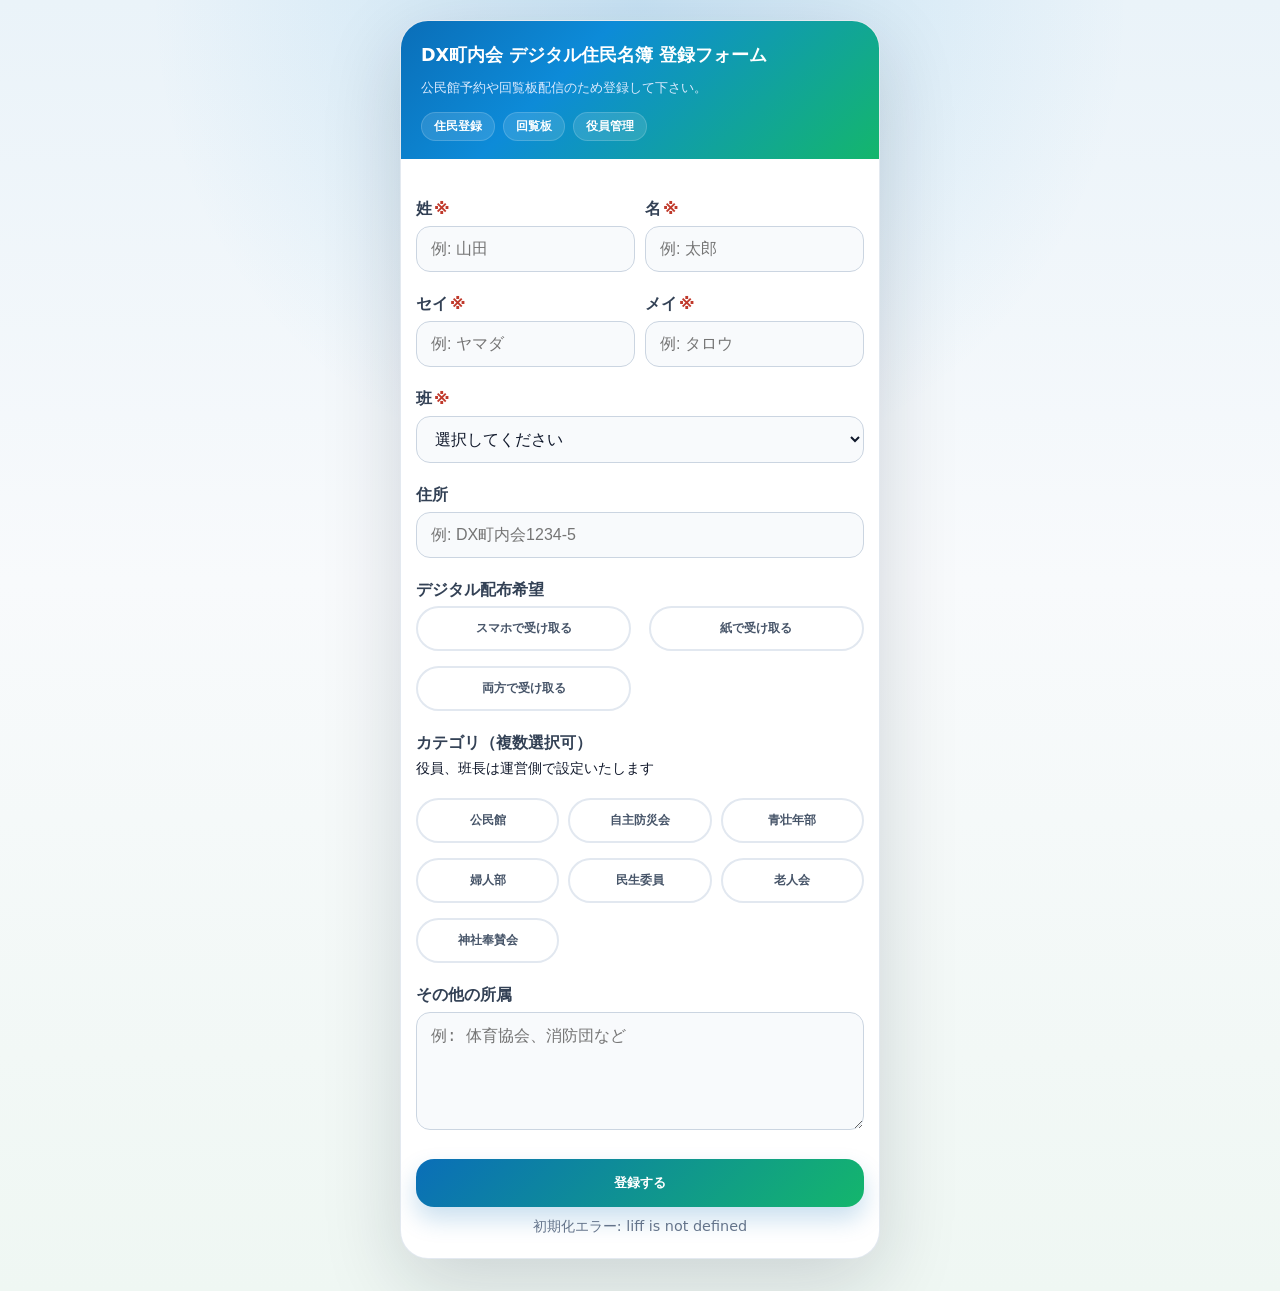
<file: index.html>
<!DOCTYPE html>
<html lang="ja">
<head>
  <meta charset="UTF-8">
  <meta name="viewport" content="width=device-width, initial-scale=1.0">
  <title>DX町内会|デジタル回覧板用名簿登録フォーム</title>
  <style>
    * { box-sizing: border-box; }
    body {
      font-family: system-ui, -apple-system, BlinkMacSystemFont, 'Segoe UI', sans-serif;
      padding: 0;
      margin: 0;
      min-height: 100vh;
      background:
        radial-gradient(circle at top, rgba(13, 139, 216, 0.16), transparent 34%),
        linear-gradient(180deg, #eaf3f9 0%, #f8fafc 45%, #eff7f3 100%);
      color: #0f172a;
    }
    .container {
      max-width: 480px;
      margin: 20px auto 32px;
      background: #fff;
      padding: 0;
      border-radius: 28px;
      overflow: hidden;
      border: 1px solid rgba(226, 232, 240, 0.95);
      box-shadow: 0 24px 80px rgba(15, 23, 42, 0.16);
    }
    .brand-header {
      display: flex;
      align-items: center;
      justify-content: center;
      gap: 12px;
      padding: 18px 20px 8px;
      background: linear-gradient(135deg, #0a6eb8 0%, #0d8bd8 35%, #16b66b 100%);
      color: #fff;
    }
    .brand-header__logo {
      width: 52px;
      height: 52px;
      object-fit: cover;
      border-radius: 14px;
      border: 2px solid rgba(255,255,255,0.5);
      background: #fff;
    }
    .brand-header__title {
      font-size: 1.1rem;
      font-weight: 900;
      letter-spacing: 0.06em;
      margin: 0;
      color: #fff;
    }
    .hero {
      background: linear-gradient(135deg, #0a6eb8 0%, #0d8bd8 35%, #14b66c 100%);
      color: #fff;
      padding: 22px 20px 18px;
    }
    .hero-topline {
      display: inline-flex;
      align-items: center;
      gap: 8px;
      font-size: 0.72rem;
      font-weight: 800;
      letter-spacing: 0.08em;
      text-transform: uppercase;
      color: #bbf7d0;
      margin-bottom: 10px;
    }
    .hero h1 {
      font-size: 1.1rem;
      line-height: 1.45;
      margin: 0;
      font-weight: 900;
    }
    .hero p {
      margin: 8px 0 0;
      color: #dbeafe;
      font-size: 0.8rem;
      line-height: 1.7;
    }
    .hero-badges {
      display: flex;
      flex-wrap: wrap;
      gap: 8px;
      margin-top: 14px;
    }
    .hero-badge {
      display: inline-flex;
      align-items: center;
      justify-content: center;
      padding: 6px 12px;
      border-radius: 999px;
      font-size: 0.72rem;
      font-weight: 800;
      background: rgba(255, 255, 255, 0.12);
      border: 1px solid rgba(255, 255, 255, 0.16);
      color: #fff;
    }
    .content { padding: 18px 15px 22px; }
    label { display: block; margin-top: 22px; font-weight: 800; color: #334155; }
    .under-label{ font-size: 0.9em; margin-top: 5px; }
    .row-flex { display: flex; gap: 10px; }
    .row-flex .half { flex: 1; }
    input[type="text"], select, textarea {
      width: 100%;
      padding: 13px 14px;
      margin-top: 6px;
      box-sizing: border-box;
      border: 1px solid #cbd5e1;
      border-radius: 14px;
      background: #f8fafc;
      color: #0f172a;
      font-size: 16px;
      outline: none;
      transition: border-color 0.2s, box-shadow 0.2s, background 0.2s;
    }
    input[type="text"]:focus, select:focus, textarea:focus {
      border-color: #16a34a;
      background: #fff;
      box-shadow: 0 0 0 4px rgba(34, 197, 94, 0.12);
    }
    .radio-group, .checkbox-group { margin-top: 5px; display: flex; gap: 15px 0; flex-wrap: wrap; justify-content: space-between;}
    .radio-group input[type="radio"],
    .checkbox-group input[type="checkbox"] { display: none; }
    .radio-group label, .checkbox-group label {
      display: inline-flex; align-items: center; justify-content: center;
      padding: 12px 5px; border: 2px solid #e2e8f0; border-radius: 999px;
      background: #fff; color: #475569; font-weight: 800; font-size: 0.76em;
      cursor: pointer; transition: background 0.2s, border-color 0.2s, color 0.2s;
      user-select: none; -webkit-tap-highlight-color: transparent;
      width: 48%; margin-top: 0;
    }
    .checkbox-group.ver-3 label {width: 32%;}
    .radio-group label:has(input:checked),
    .checkbox-group label:has(input:checked),
    .radio-group label.is-selected,
    .checkbox-group label.is-selected { background: linear-gradient(135deg, #0a6eb8, #14b66c); border-color: #0a6eb8; color: #fff; box-shadow: 0 10px 18px rgba(10, 110, 184, 0.18); }
    .radio-group label:hover, .checkbox-group label:hover { border-color: #0a6eb8; color: #0a6eb8; }
    .radio-group label:has(input:checked):hover,
    .checkbox-group label:has(input:checked):hover,
    .radio-group label.is-selected:hover,
    .checkbox-group label.is-selected:hover { color: #fff; }
    .radio-group.is-invalid label {
      border-color: #dc2626;
      color: #b91c1c;
      background: #fef2f2;
    }
    button {
      width: 100%;
      padding: 15px;
      background: linear-gradient(135deg, #0a6eb8, #14b66c);
      color: white;
      border: none;
      border-radius: 18px;
      margin-top: 25px;
      font-weight: 900;
      cursor: pointer;
      transition: transform 0.2s, box-shadow 0.2s, opacity 0.3s;
      box-shadow: 0 12px 24px rgba(10, 110, 184, 0.22);
    }
    button:hover { transform: translateY(-1px); }
    button:disabled { opacity: 0.55; cursor: not-allowed; box-shadow: none; transform: none; }
    #status { text-align: center; margin-top: 10px; color: #64748b; font-size: 0.9em; }
    .required-mark { color: #c0392b; margin-left: 2px; }
    #loading-overlay {
      display: none;
      position: fixed; inset: 0;
      background: rgba(15, 23, 42, 0.45);
      z-index: 100;
      align-items: center;
      justify-content: center;
      flex-direction: column;
      gap: 12px;
    }
    #loading-overlay.visible { display: flex; }
    .spinner {
      width: 44px; height: 44px;
      border: 5px solid rgba(255, 255, 255, 0.25);
      border-top-color: #22c55e;
      border-radius: 50%;
      animation: spin 0.8s linear infinite;
    }
    @keyframes spin { to { transform: rotate(360deg); } }
    #loading-overlay p { font-size: 0.9em; color: #fff; margin: 0; }
    #result-modal {
      display: none;
      position: fixed;
      inset: 0;
      background: rgba(15, 23, 42, 0.55);
      z-index: 110;
      align-items: center;
      justify-content: center;
      padding: 20px;
    }
    #result-modal.visible { display: flex; }
    .modal-card {
      width: min(420px, 100%);
      background: #fff;
      border-radius: 18px;
      padding: 22px 18px 16px;
      box-shadow: 0 24px 60px rgba(15, 23, 42, 0.28);
      border: 1px solid #e2e8f0;
      text-align: center;
      transform: translateY(6px);
      opacity: 0;
      transition: transform 0.2s ease, opacity 0.2s ease;
    }
    #result-modal.visible .modal-card {
      transform: translateY(0);
      opacity: 1;
    }
    .modal-icon {
      width: 54px;
      height: 54px;
      margin: 0 auto 10px;
      border-radius: 50%;
      display: inline-flex;
      align-items: center;
      justify-content: center;
      font-size: 1.5rem;
      font-weight: 900;
    }
    .modal-icon.success {
      background: #dcfce7;
      color: #166534;
    }
    .modal-icon.error {
      background: #fee2e2;
      color: #b91c1c;
    }
    .modal-icon.info {
      background: #dbeafe;
      color: #1d4ed8;
    }
    #modal-title {
      margin: 0;
      font-size: 1.05rem;
      color: #0f172a;
      font-weight: 900;
    }
    #modal-message {
      margin: 10px 0 0;
      color: #334155;
      font-size: 0.93rem;
      line-height: 1.7;
      white-space: pre-line;
    }
    #modal-close-btn {
      margin-top: 16px;
      width: 100%;
      border-radius: 12px;
      padding: 12px;
      font-size: 0.95rem;
      font-weight: 900;
      border: none;
      cursor: pointer;
      color: #fff;
      background: linear-gradient(135deg, #16a34a, #15803d);
    }
    #modal-close-btn.error {
      background: linear-gradient(135deg, #dc2626, #b91c1c);
    }
    .officer-badges {
      margin-top: 8px;
      display: flex;
      gap: 8px;
      flex-wrap: wrap;
    }
    .officer-badge {
      display: inline-flex;
      align-items: center;
      justify-content: center;
      padding: 7px 25px;
      border-radius: 999px;
      font-size: 1rem;
      font-weight: bold;
      color: #fff;
      line-height: 1;
    }
    .officer-badge.officer { background: linear-gradient(135deg, #dc2626, #b91c1c); }
    .officer-badge.leader { background: linear-gradient(135deg, #2563eb, #1d4ed8); }
    @media (max-width: 640px) {
      .container { margin: 0; border-radius: 0; min-height: 100vh; }
      .content { padding: 16px 14px 20px; }
      .checkbox-group.ver-3 label { width: 49%; }
      .row-flex { flex-direction: column; }
      .row-flex.keep-row-on-mobile { flex-direction: row; }
      .row-flex.keep-row-on-mobile .half { min-width: 0; }
    }
  </style>
</head>
<body>
  <div id="loading-overlay">
    <div class="spinner"></div>
    <p>データ読み込み中...</p>
  </div>

  <div id="result-modal" role="dialog" aria-modal="true" aria-labelledby="modal-title" aria-describedby="modal-message">
    <div class="modal-card">
      <div id="modal-icon" class="modal-icon info" aria-hidden="true">i</div>
      <h2 id="modal-title">お知らせ</h2>
      <p id="modal-message"></p>
      <button type="button" id="modal-close-btn">閉じる</button>
    </div>
  </div>

  <div class="container">
    <div class="hero">
      <h1>DX町内会 デジタル住民名簿 登録フォーム</h1>
      <p>公民館予約や回覧板配信のため登録して下さい。</p>
      <div class="hero-badges">
        <span class="hero-badge">住民登録</span>
        <span class="hero-badge">回覧板</span>
        <span class="hero-badge">役員管理</span>
      </div>
    </div>

    <div class="content">
    <form id="profileForm">
      <div class="row-flex keep-row-on-mobile">
        <div class="half">
          <label>姓<span class="required-mark">※</span></label>
          <input type="text" name="name_2nd" placeholder="例: 山田" required>
        </div>
        <div class="half">
          <label>名<span class="required-mark">※</span></label>
          <input type="text" name="name_1st" placeholder="例: 太郎" required>
        </div>
      </div>

      <div class="row-flex keep-row-on-mobile">
        <div class="half">
          <label>セイ<span class="required-mark">※</span></label>
          <input type="text" name="kana_2nd" placeholder="例: ヤマダ" required>
        </div>
        <div class="half">
          <label>メイ<span class="required-mark">※</span></label>
          <input type="text" name="kana_1st" placeholder="例: タロウ" required>
        </div>
      </div>

      <label>班<span class="required-mark">※</span></label>
      <select name="group" required>
        <option value="">選択してください</option>
        <script>
          for(let i=1; i<=15; i++) {
            document.write(`<option value="${i}">${i}班</option>`);
          }
        </script>
      </select>

      <label>住所</label>
      <input type="text" name="address" placeholder="例: DX町内会1234-5">

      <label>デジタル配布希望</label>
      <div class="radio-group">
        <label><input type="radio" name="is_digital" value="1"> スマホで受け取る</label>
        <label><input type="radio" name="is_digital" value="2"> 紙で受け取る</label>
        <label><input type="radio" name="is_digital" value="3"> 両方で受け取る</label>
      </div>

      <label>カテゴリ（複数選択可）</label>
      <p class="under-label">役員、班長は運営側で設定いたします</p>
      <div id="officerBadges" class="officer-badges" aria-live="polite"></div>

      <div class="checkbox-group ver-3">
        <label><input type="checkbox" name="role" value="公民館"> 公民館</label>
        <label><input type="checkbox" name="role" value="自主防災会"> 自主防災会</label>
        <label><input type="checkbox" name="role" value="青壮年部"> 青壮年部</label>
        <label><input type="checkbox" name="role" value="婦人部"> 婦人部</label>
        <label><input type="checkbox" name="role" value="民生委員"> 民生委員</label>
        <label><input type="checkbox" name="role" value="老人会"> 老人会</label>
        <label><input type="checkbox" name="role" value="神社奉賛会"> 神社奉賛会</label>
      </div>

      <label>その他の所属</label>
      <textarea name="other" rows="5" placeholder="例: 体育協会、消防団など"></textarea>

      <button type="button" id="submitBtn" onclick="submitData()">登録する</button>
      <div id="status"></div>
    </form>
    </div>
  </div>

  <script src="https://static.line-scdn.net/liff/edge/2/sdk.js"></script>
  <script src="./common/app-config.js"></script>
  <script>
    // ※ ご自身の公開URLに変更してください

    const PAGE_CONFIG = (window.AppConfig && window.AppConfig.getRequiredPageConfig('profile')) || {};
    const LIFF_ID = PAGE_CONFIG.liffId;
    const GAS_URL = PAGE_CONFIG.gasUrl;

    function isLocalEnvironment() {
      return window.location.hostname === "localhost" || window.location.hostname === "127.0.0.1";
    }

    function normalizeChoiceValue(value) {
      return String(value ?? "")
        .replace(/\u3000/g, ' ')
        .replace(/\s+/g, ' ')
        .trim();
    }

    function parseCheckboxValues(value) {
      if (Array.isArray(value)) {
        return value
          .map(normalizeChoiceValue)
          .filter(Boolean);
      }

      if (!value) {
        return [];
      }

      return String(value)
        .split(/[\n\r\t,、]/)
        .map(normalizeChoiceValue)
        .filter(Boolean);
    }

    function applyCheckboxValues(name, rawValue) {
      const values = parseCheckboxValues(rawValue);
      const checkboxes = Array.from(document.querySelectorAll(`input[name="${name}"][type="checkbox"]`));
      const checkboxMap = new Map(
        checkboxes.map(cb => [normalizeChoiceValue(cb.value), cb])
      );

      checkboxes.forEach(cb => {
        cb.checked = false;
      });

      const unmatchedValues = [];
      values.forEach(value => {
        const checkbox = checkboxMap.get(value);
        if (checkbox) {
          checkbox.checked = true;
        } else {
          unmatchedValues.push(value);
        }
      });

      console.log(`checkbox [${name}] values:`, values);
      if (unmatchedValues.length > 0) {
        console.warn(`checkbox [${name}] unmatched values:`, unmatchedValues);
      }

      syncSelectableLabels();
    }

    function parseOfficerValues(value) {
      if (!value) {
        return [];
      }

      const normalized = String(value)
        .replace(/\u3000/g, ' ')
        .trim();

      if (!normalized) {
        return [];
      }

      return normalized
        .split(/[\n\r,、]/)
        .map(normalizeChoiceValue)
        .filter(Boolean);
    }

    function renderOfficerBadges(officerValue) {
      const badgeContainer = document.getElementById('officerBadges');
      if (!badgeContainer) {
        return;
      }

      const values = parseOfficerValues(officerValue);
      const uniqueValues = Array.from(new Set(values));

      const badgeClassByRole = {
        '役員': 'officer',
        '班長': 'leader'
      };

      const badgesHtml = uniqueValues
        .map(role => {
          const roleClass = badgeClassByRole[role];
          if (!roleClass) {
            return '';
          }
          return `<span class="officer-badge ${roleClass}">${role}</span>`;
        })
        .filter(Boolean)
        .join('');

      badgeContainer.innerHTML = badgesHtml;
    }

    function syncSelectableLabels() {
      document.querySelectorAll('.radio-group label, .checkbox-group label').forEach(label => {
        const input = label.querySelector('input[type="radio"], input[type="checkbox"]');
        if (input) {
          label.classList.toggle('is-selected', input.checked);
        }
      });

      const digitalGroup = document.querySelector('.radio-group');
      if (digitalGroup && document.querySelector('input[name="is_digital"]:checked')) {
        digitalGroup.classList.remove('is-invalid');
      }
    }

    function showSafetyCheckReminder() {
      const params = new URLSearchParams(window.location.search);
      if (params.get('from_safety_check') !== '1') {
        return;
      }

      const kana1 = document.querySelector('input[name="kana_1st"]');
      const kana2 = document.querySelector('input[name="kana_2nd"]');
      const hasKatakana = !!(kana1 && kana2 && (kana1.value.trim() || kana2.value.trim()));

      if (hasKatakana) {
        return;
      }

      const banner = document.createElement('div');
      banner.style.margin = '16px 15px 0';
      banner.style.background = '#fff7ed';
      banner.style.border = '1px solid #fdba74';
      banner.style.color = '#9a4d00';
      banner.style.borderRadius = '14px';
      banner.style.padding = '12px 14px';
      banner.style.fontSize = '0.9rem';
      banner.style.fontWeight = '700';
      banner.style.lineHeight = '1.6';
      banner.textContent = '安否確認は受け付けました。引き続き、ユーザー登録を行ってください。';

      const content = document.querySelector('.content');
      if (content) {
        content.insertBefore(banner, content.firstChild);
      }
    }

    function showModal({ title = 'お知らせ', message = '', type = 'info', onClose = null }) {
      const modal = document.getElementById('result-modal');
      const titleEl = document.getElementById('modal-title');
      const messageEl = document.getElementById('modal-message');
      const iconEl = document.getElementById('modal-icon');
      const closeBtn = document.getElementById('modal-close-btn');

      if (!modal || !titleEl || !messageEl || !iconEl || !closeBtn) {
        return;
      }

      const iconByType = {
        success: '✓',
        error: '!',
        info: 'i'
      };

      const safeType = iconByType[type] ? type : 'info';

      titleEl.textContent = title;
      messageEl.textContent = message;
      iconEl.textContent = iconByType[safeType];
      iconEl.className = `modal-icon ${safeType}`;
      closeBtn.className = safeType === 'error' ? 'error' : '';

      const handleClose = () => {
        modal.classList.remove('visible');
        closeBtn.removeEventListener('click', handleClose);
        if (typeof onClose === 'function') {
          onClose();
        }
      };

      closeBtn.addEventListener('click', handleClose);
      modal.classList.add('visible');
      closeBtn.focus();
    }

    window.onload = async function() {
      const status = document.getElementById('status');
      
      if (isLocalEnvironment()) {
        status.innerText = "ローカル環境で起動中...";
        syncSelectableLabels();
        return;
      }

      document.querySelectorAll('.radio-group input, .checkbox-group input').forEach(input => {
        input.addEventListener('change', syncSelectableLabels);
      });

      showSafetyCheckReminder();

      try {
        await liff.init({ liffId: LIFF_ID });
        if (!liff.isLoggedIn()) {
          liff.login();
          return;
        }

        const overlay = document.getElementById('loading-overlay');
        overlay.classList.add('visible');
        const profile = await liff.getProfile();
        
        // GASから既存データを取得
        const response = await fetch(`${GAS_URL}?line_id=${profile.userId}`);
        const result = await response.json();

        // 取得したデータをフォームに自動反映
        console.log("GAS取得データ:", result); // ← 開発者ツールで確認
        if (result) {
          Object.keys(result).forEach(key => {
            const elements = document.getElementsByName(key);
            if (elements.length > 0) {
              const el = elements[0];
              if (el.type === 'radio') {
                const radio = document.querySelector(`input[name="${key}"][value="${result[key]}"]`);
                if (radio) radio.checked = true;
              } else if (el.type === 'checkbox') {
                applyCheckboxValues(key, result[key]);
              } else {
                el.value = result[key];
              }
            }
          });

          renderOfficerBadges(result.officer);
        } else {
          renderOfficerBadges('');
        }
        overlay.classList.remove('visible');
        status.innerText = "";
        syncSelectableLabels();
      } catch (err) {
        document.getElementById('loading-overlay').classList.remove('visible');
        status.innerText = "初期化エラー: " + err.message;
      }
    };

    async function submitData() {
      const button = document.getElementById('submitBtn');
      const status = document.getElementById('status');
      const form = document.getElementById('profileForm');
      const digitalGroup = document.querySelector('.radio-group');
      const isDigitalSelected = Boolean(document.querySelector('input[name="is_digital"]:checked'));

      if (!isDigitalSelected) {
        if (digitalGroup) {
          digitalGroup.classList.add('is-invalid');
          digitalGroup.scrollIntoView({ behavior: 'smooth', block: 'center' });
        }
        showModal({
          title: '入力チェック',
          message: 'デジタル配布希望を選択してください。',
          type: 'error'
        });
        return;
      }

      if (form && !form.reportValidity()) {
        return;
      }

      button.disabled = true;
      status.innerText = "送信中...";
      
      try {
        let profile = { userId: "dummy_id", displayName: "Dummy User" };
        if (!isLocalEnvironment()) {
          profile = await liff.getProfile();
        }

        // フォーム内のすべての input, select, textarea からデータを自動収集
        const data = {
          line_id: profile.userId,
          line_name: profile.displayName,
          liff_token: isLocalEnvironment() ? "LOCAL_TEST_TOKEN" : (liff.getAccessToken() || "")
        };

        const formElements = document.querySelectorAll('input[name], select[name], textarea[name]');
        formElements.forEach(el => {
          const name = el.name;
          if (el.type === 'radio') {
            if (el.checked) data[name] = el.value;
          } else if (el.type === 'checkbox') {
            if (!data[name]) data[name] = []; // 配列として初期化
            if (el.checked) data[name].push(el.value);
          } else {
            data[name] = el.value;
          }
        });

        // チェックボックスの配列をカンマ区切りの文字列に変換 ("役員, 班長" など)
        for (let key in data) {
          if (Array.isArray(data[key])) {
            data[key] = data[key].join(', ');
          }
        }

        if (isLocalEnvironment()) {
          await new Promise(resolve => setTimeout(resolve, 1000));
          console.log("送信データ:", data);
          showModal({
            title: '登録完了',
            message: 'ローカル環境でダミー送信しました。',
            type: 'success'
          });
        } else {
          const response = await fetch(GAS_URL, {
            method: "POST",
            body: JSON.stringify(data)
          });
          const result = await response.json();
          if (result.status === 'success') {
            showModal({
              title: '登録完了',
              message: '登録が完了しました。',
              type: 'success',
              onClose: () => liff.closeWindow()
            });
          } else {
            showModal({
              title: '送信エラー',
              message: 'エラーが発生しました: ' + result.message,
              type: 'error'
            });
          }
        }
      } catch (err) {
        showModal({
          title: '通信エラー',
          message: '通信エラー: ' + err.message,
          type: 'error'
        });
      } finally {
        button.disabled = false;
        status.innerText = "";
      }
    }
  </script>
</body>
</html>
</file>
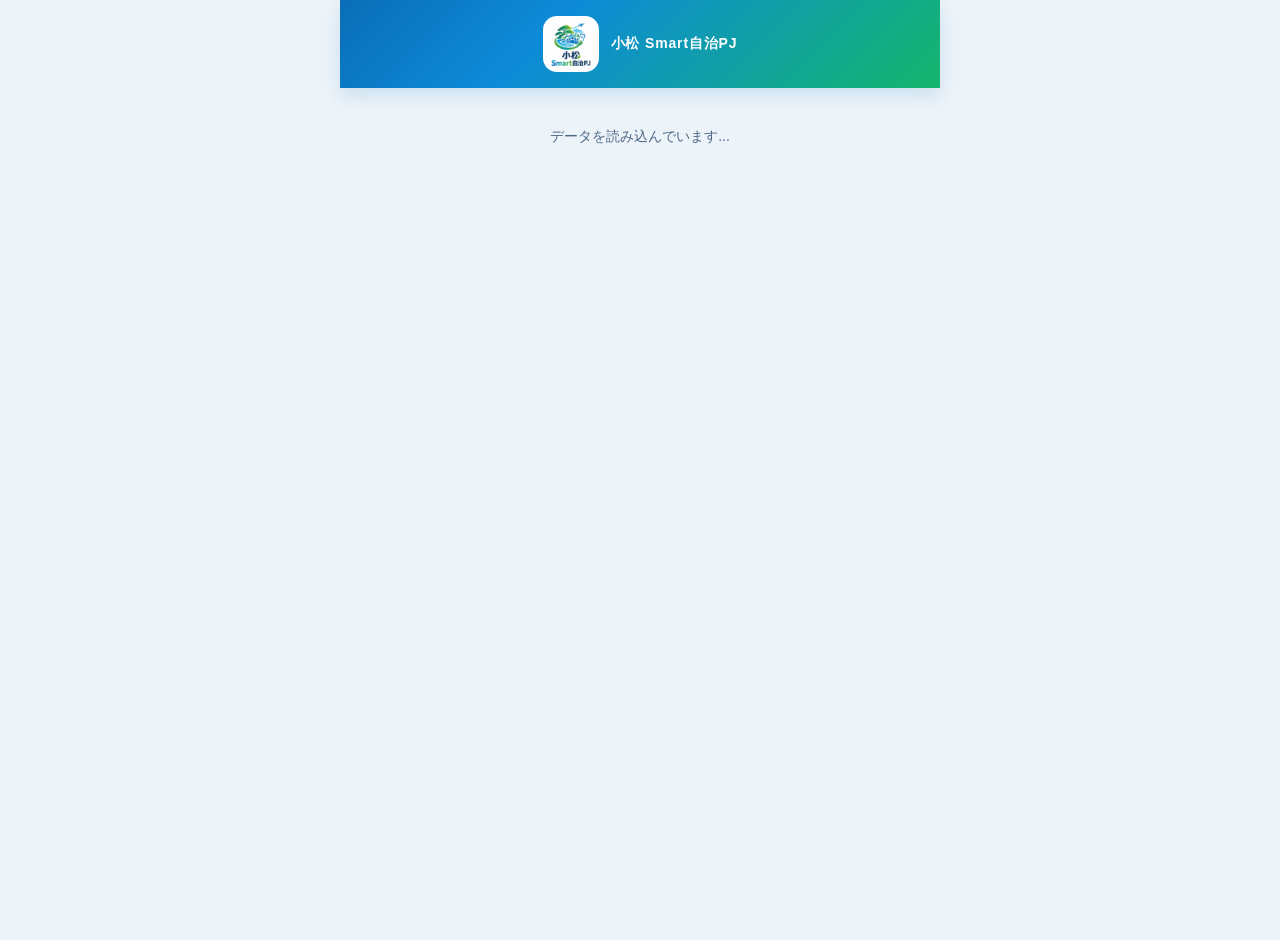
<file: attendance/index.html>
<!DOCTYPE html>
<html lang="ja">
<head>
  <meta charset="UTF-8">
  <meta name="viewport" content="width=device-width, initial-scale=1.0">
  <title>出欠回答フォーム</title>
  <script charset="utf-8" src="https://static.line-scdn.net/liff/edge/2/sdk.js"></script>
  
  <style>
    /* 全体のベース設定（スマホアプリライクなUI） */
    :root {
      --primary-color: #0a6eb8;
      --primary-color-strong: #084d8d;
      --accent-color: #18b767;
      --bg-color: #edf4f9;
      --card-bg: #ffffff;
      --text-main: #1d3557;
      --text-sub: #4d6787;
      --border-color: #dfeaf4;
    }
    
    body {
      font-family: "Helvetica Neue", Arial, "Hiragino Kaku Gothic ProN", "Hiragino Sans", Meiryo, sans-serif;
      background-color: var(--bg-color);
      color: var(--text-main);
      margin: 0;
      padding: 0;
    }

    .container {
      max-width: 600px;
      margin: 0 auto;
      background-color: var(--bg-color);
      min-height: 100vh;
      padding-bottom: 40px;
    }

    /* ヘッダー */
    header {
      background: linear-gradient(135deg, #0a6eb8 0%, #0d8bd8 35%, #14b66c 100%);
      padding: 16px;
      box-shadow: 0 8px 18px rgba(10,110,184,0.15);
      border-bottom: none;
    }

    .brand-header {
      display: flex;
      align-items: center;
      justify-content: center;
      gap: 12px;
      color: #ffffff;
    }

    .brand-header__logo {
      width: 52px;
      height: 52px;
      object-fit: cover;
      border-radius: 14px;
      border: 2px solid rgba(255,255,255,0.5);
      background: #fff;
    }

    .brand-header__title {
      font-size: 14px;
      font-weight: 900;
      letter-spacing: 0.06em;
      margin: 0;
      color: #ffffff;
    }

    h1 {
      font-size: 16px;
      margin: 0;
      color: var(--text-main);
    }

    /* メインコンテンツ枠 */
    .content-box {
      background-color: var(--card-bg);
      margin: 20px 16px;
      padding: 24px 20px;
      border-radius: 12px;
      box-shadow: 0 2px 8px rgba(0,0,0,0.04);
    }

    #loading {
      text-align: center;
      padding: 40px 0;
      color: var(--text-sub);
      font-size: 14px;
    }

    /* 設問テキスト */
    .question-title {
      font-size: 18px;
      font-weight: bold;
      margin-bottom: 12px;
      color: var(--primary-color);
    }

    .question-text {
      font-size: 14px;
      color: var(--text-sub);
      margin-bottom: 24px;
      line-height: 1.6;
      white-space: pre-wrap;
    }

    .event-meta {
      display: grid;
      gap: 8px;
      margin: -8px 0 20px;
      color: var(--text-sub);
      font-size: 14px;
    }

    .event-meta-row {
      display: grid;
      grid-template-columns: 5em 1fr;
      gap: 8px;
      line-height: 1.5;
    }

    /* 選択肢（ラジオボタン） */
    .radio-group {
      display: flex;
      flex-direction: column;
      gap: 12px;
      margin-bottom: 32px;
    }

    .radio-label {
      display: flex;
      align-items: center;
      padding: 14px 16px;
      border: 1px solid var(--border-color);
      border-radius: 8px;
      background-color: #fafafa;
      cursor: pointer;
      transition: all 0.2s;
    }

    /* 選択された時のデザインを変える場合はJSでクラス付与等も可能ですが、今回はシンプルに */
    .radio-label input[type="radio"] {
      margin-right: 12px;
      transform: scale(1.3);
      accent-color: var(--primary-color);
    }

    /* 送信ボタン */
    .btn-submit {
      width: 100%;
      padding: 16px;
      background: linear-gradient(135deg, var(--primary-color) 0%, var(--accent-color) 100%);
      color: #ffffff;
      border: none;
      border-radius: 12px;
      font-size: 16px;
      font-weight: 800;
      cursor: pointer;
      box-shadow: 0 10px 18px rgba(10, 110, 184, 0.18);
      transition: transform 0.2s ease, box-shadow 0.2s ease;
    }

    .btn-submit:hover {
      transform: translateY(-1px);
      box-shadow: 0 12px 22px rgba(10, 110, 184, 0.22);
    }

    .btn-submit:active {
      transform: translateY(2px);
      box-shadow: none;
    }

    .btn-submit:disabled {
      background-color: #cccccc;
      box-shadow: none;
      cursor: not-allowed;
    }

    #memo-input::placeholder {
      color: #b7b7b7;
      opacity: 1;
    }
  </style>
</head>
<body>

  <div class="container">
    <header>
      <div class="brand-header">
        <img src="../common/logo_square.jpg" alt="小松Smart自治PJ" class="brand-header__logo" />
        <h1 class="brand-header__title">小松 Smart自治PJ</h1>
      </div>
    </header>

    <div id="loading">データを読み込んでいます...</div>

    <div id="form-container" class="content-box" style="display: none;">
      <div id="q-title" class="question-title"></div>
      <div class="event-meta">
        <div class="event-meta-row"><strong>日時</strong><span id="event-datetime"></span></div>
        <div class="event-meta-row"><strong>場所</strong><span id="event-location"></span></div>
        <div class="event-meta-row" id="deadline-row" style="display: none;"><strong>回答期限</strong><span id="event-deadline"></span></div>
      </div>
      <div id="q-text" class="question-text"></div>
      
      <form id="attendance-form">
        <div id="radio-buttons" class="radio-group"></div>

        <div style="margin-bottom: 32px;">
          <label class="question-title" style="font-size: 14px;">備考（任意）</label>
          <textarea id="memo-input" rows="3" style="width: 100%; border-radius: 8px; border: 1px solid var(--border-color); padding: 12px; font-family: inherit; resize: vertical; box-sizing: border-box; background-color: #fafafa;" placeholder="連絡事項などがあればご記入ください"></textarea>
        </div>

        <button type="button" id="submit-btn" class="btn-submit" onclick="submitForm()">回答を送信する</button>
      </form>
    </div>
  </div>

  <script src="../common/app-config.js"></script>
  <script>
    // ==========================================
    // ★ 必須設定（ご自身のものに書き換えてください）★
    // ==========================================
    const PAGE_CONFIG = (window.AppConfig && window.AppConfig.getRequiredPageConfig('attendance')) || {};
    const LIFF_ID = PAGE_CONFIG.liffId;
    const GAS_API_URL = PAGE_CONFIG.gasUrl;
    // ==========================================

    let userProfile = {};
    let eventId = "";
    const answerOptions = ["出席", "欠席", "未定"];
    const loading = document.getElementById("loading");

    window.onload = function() {
      liff.init({ liffId: LIFF_ID })
        .then(() => {
          eventId = getEventId();
          if (!eventId) {
            loading.textContent = "イベントIDがありません。イベントの回答リンクから開いてください。";
            return null;
          }

          if (!liff.isLoggedIn()) {
            const redirectUrl = new URL(window.location.href);
            redirectUrl.searchParams.set("q", eventId);
            liff.login({ redirectUri: redirectUrl.toString() });
            return null;
          }
          return liff.getProfile();
        })
        .then(profile => {
          if (!profile) return;
          userProfile = profile;
          return loadEvent();
        })
        .catch(error => {
          console.error("LIFF init failed:", error);
          loading.textContent = "エラーが発生しました。LINEアプリから開き直してください。";
        });
    };

    function getEventId() {
      const currentParams = new URLSearchParams(window.location.search);
      const directEventId = currentParams.get("q");
      if (directEventId) return directEventId.trim();

      const liffState = typeof liff.state === "string"
        ? liff.state
        : (currentParams.get("liff.state") || "");
      if (!liffState) return "";

      const stateUrl = new URL(liffState, window.location.origin);
      return (stateUrl.searchParams.get("q") || "").trim();
    }

    function loadEvent() {
      const requestUrl = new URL(GAS_API_URL);
      requestUrl.searchParams.set("action", "attendance_question");
      requestUrl.searchParams.set("qid", eventId);
      requestUrl.searchParams.set("uid", userProfile.userId);

      return fetch(requestUrl)
        .then(response => response.json())
        .then(result => {
          if (result.error || result.ok === false) {
            loading.textContent = getApiErrorMessage(result, "イベント情報を読み込めませんでした。");
            return;
          }

          document.getElementById("q-title").textContent = result.event_name;
          document.getElementById("event-datetime").textContent = result.event_datetime;
          document.getElementById("event-location").textContent = result.event_location;
          document.getElementById("q-text").textContent = result.description;
          if (result.response_deadline) {
            document.getElementById("event-deadline").textContent = result.response_deadline;
            document.getElementById("deadline-row").style.display = "grid";
          }

          const radioContainer = document.getElementById("radio-buttons");
          radioContainer.replaceChildren();
          answerOptions.forEach(option => {
            const label = document.createElement("label");
            label.className = "radio-label";
            const radio = document.createElement("input");
            radio.type = "radio";
            radio.name = "attendance_answer";
            radio.value = option;
            radio.checked = option === result.previousAnswer;
            const text = document.createTextNode(option);
            label.append(radio, text);
            radioContainer.appendChild(label);
          });

          document.getElementById("memo-input").value = result.previousMemo || "";
          loading.style.display = "none";
          document.getElementById("form-container").style.display = "block";
        });
    }

    function submitForm() {
      const selected = document.querySelector('input[name="attendance_answer"]:checked');
      if (!selected) {
        alert("回答を選択してください。");
        return;
      }

      const submitButton = document.getElementById("submit-btn");
      submitButton.disabled = true;
      submitButton.textContent = "送信中...";

      fetch(GAS_API_URL, {
        method: "POST",
        headers: { "Content-Type": "text/plain" },
        body: JSON.stringify({
          action: "attendance_answer",
          lineId: userProfile.userId,
          qid: eventId,
          answer: selected.value,
          memo: document.getElementById("memo-input").value,
          liff_token: liff.getAccessToken() || ""
        })
      })
        .then(response => response.json())
        .then(result => {
          if (!result.success) {
            throw new Error(getApiErrorMessage(result, "回答を保存できませんでした。"));
          }
          alert("回答を送信しました。");
          liff.closeWindow();
        })
        .catch(error => {
          console.error("Attendance submit failed:", error);
          alert(error.message || "通信エラーが発生しました。電波の良いところで再度お試しください。");
          submitButton.disabled = false;
          submitButton.textContent = "回答を送信する";
        });
    }

    function getApiErrorMessage(result, fallback) {
      if (result && typeof result.message === "string" && result.message) {
        return result.message;
      }
      if (result && result.error && typeof result.error.message === "string") {
        return result.error.message;
      }
      return fallback;
    }
  </script>
</body>
</html>
</file>
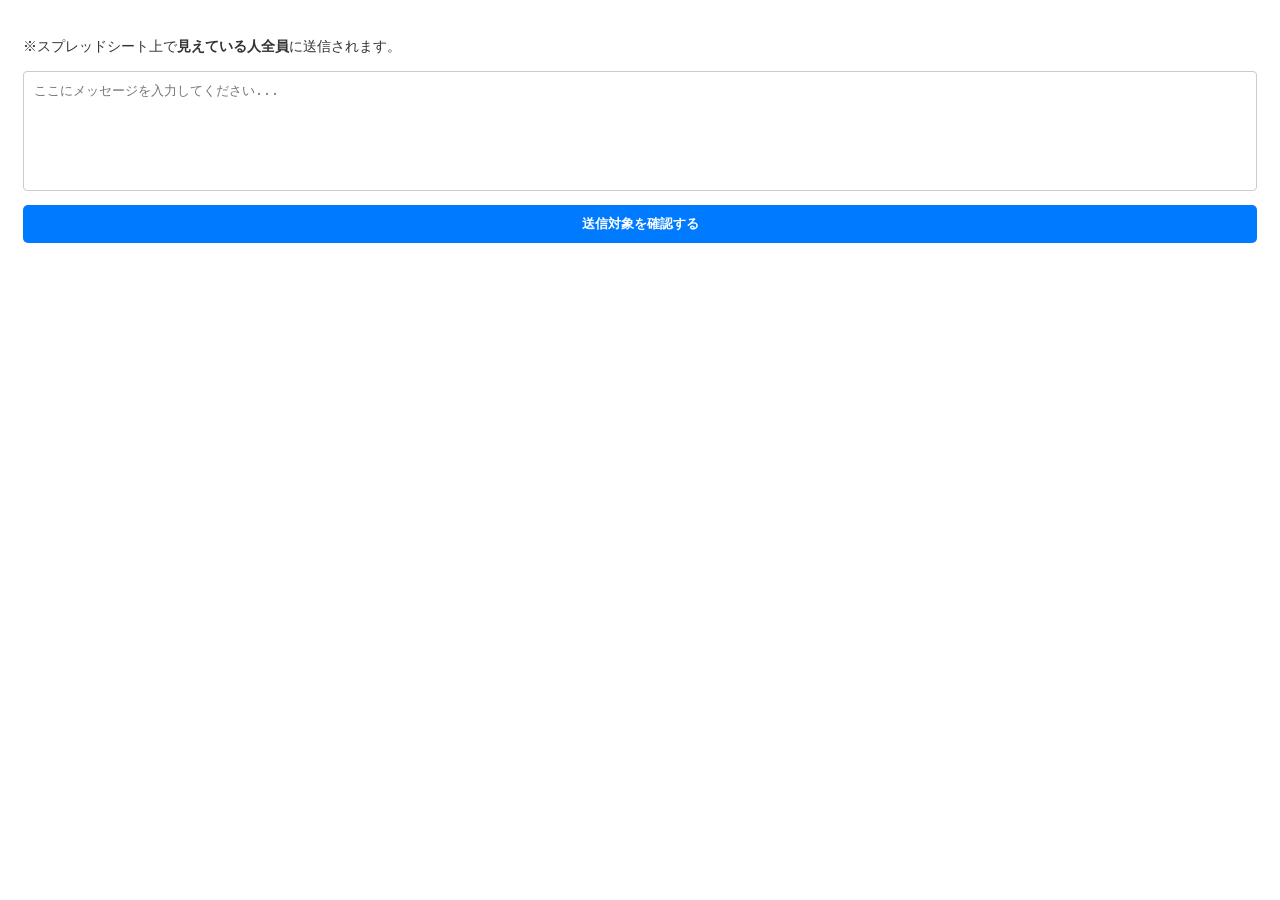
<file: GAS/bound-sample/dialog.html>
<!DOCTYPE html>
<html>
  <head>
    <base target="_top">
    <title>LINEメッセージ一斉送信</title>
    <style>
      body { font-family: sans-serif; padding: 15px; color: #333; }
      textarea { width: 100%; height: 120px; padding: 10px; box-sizing: border-box; resize: none; margin-bottom: 10px; border: 1px solid #ccc; border-radius: 4px; }
      .btn-container { display: flex; justify-content: space-between; margin-top: 15px; }
      button { padding: 10px 15px; border: none; border-radius: 5px; cursor: pointer; font-weight: bold; width: 48%; }
      #checkBtn { background-color: #007BFF; color: white; width: 100%; }
      #sendBtn { background-color: #06C755; color: white; display: none; }
      #cancelBtn { background-color: #ccc; color: black; display: none; }
      button:disabled { background-color: #999 !important; cursor: not-allowed; }
      #statusArea { background: #f8f9fa; padding: 10px; border-radius: 5px; margin-bottom: 15px; display: none; max-height: 120px; overflow-y: auto; font-size: 0.9em; border: 1px solid #ddd; }
      .alert { color: #d9534f; font-weight: bold; }
      .info { color: #007BFF; font-weight: bold; }
    </style>
  </head>
  <body>
    <div id="step1">
      <p style="font-size: 0.9em;">※スプレッドシート上で<strong>見えている人全員</strong>に送信されます。</p>
      <textarea id="messageBox" placeholder="ここにメッセージを入力してください..."></textarea>
      <button id="checkBtn" onclick="checkTargets()">送信対象を確認する</button>
    </div>

    <div id="statusArea"></div>

    <div class="btn-container">
      <button id="cancelBtn" onclick="resetForm()">戻る</button>
      <button id="sendBtn" onclick="send()">確定して送信する</button>
    </div>

    <script>
      let currentTargetIds = [];
      let currentTargetNames = [];

      function checkTargets() {
        const msg = document.getElementById('messageBox').value;
        if (!msg.trim()) {
          alert('メッセージを入力してください。');
          return;
        }

        const checkBtn = document.getElementById('checkBtn');
        const statusArea = document.getElementById('statusArea');

        checkBtn.disabled = true;
        checkBtn.innerText = '対象者を確認中...';
        statusArea.style.display = 'block';
        statusArea.innerHTML = '読み込み中...';

        google.script.run
          .withSuccessHandler(function (targets) {
            checkBtn.style.display = 'none';
            document.getElementById('messageBox').disabled = true;
            document.getElementById('sendBtn').style.display = 'block';
            document.getElementById('cancelBtn').style.display = 'block';

            currentTargetIds = targets.ids || [];
            currentTargetNames = targets.names || [];

            if ((targets.count || 0) === 0) {
              statusArea.innerHTML = "<span class='alert'>対象者が0人です。フィルタ設定を確認してください。</span>";
              document.getElementById('sendBtn').disabled = true;
            } else {
              document.getElementById('sendBtn').disabled = false;
              const nameList = currentTargetNames.slice(0, 20).join(', ');
              const more = currentTargetNames.length > 20 ? `...他${currentTargetNames.length - 20}名` : '';
              statusArea.innerHTML = `<span class='info'>送信対象: ${targets.count} 名</span><br><br><span style='color:#666;'>${nameList}${more}</span>`;
            }
          })
          .withFailureHandler(function (error) {
            statusArea.innerHTML = "<span class='alert'>エラー: " + error.message + "</span>";
            checkBtn.disabled = false;
            checkBtn.innerText = '送信対象を確認する';
          })
          .getTargetUsers();
      }

      function resetForm() {
        document.getElementById('checkBtn').style.display = 'block';
        document.getElementById('checkBtn').disabled = false;
        document.getElementById('checkBtn').innerText = '送信対象を確認する';
        document.getElementById('messageBox').disabled = false;
        document.getElementById('sendBtn').style.display = 'none';
        document.getElementById('cancelBtn').style.display = 'none';
        document.getElementById('statusArea').style.display = 'none';
        currentTargetIds = [];
        currentTargetNames = [];
      }

      function send() {
        const msg = document.getElementById('messageBox').value;
        const sendBtn = document.getElementById('sendBtn');
        const cancelBtn = document.getElementById('cancelBtn');
        const statusArea = document.getElementById('statusArea');

        if (!confirm('本当に送信を開始しますか？')) return;

        sendBtn.disabled = true;
        cancelBtn.disabled = true;
        sendBtn.innerText = '送信中...';

        google.script.run
          .withSuccessHandler(function (result) {
            statusArea.innerHTML = `<span style='color:green; font-weight:bold;'>${result}</span>`;
            setTimeout(() => { google.script.host.close(); }, 2000);
          })
          .withFailureHandler(function (error) {
            statusArea.innerHTML = "<span class='alert'>送信エラー: " + error.message + "</span>";
            sendBtn.disabled = false;
            cancelBtn.disabled = false;
            sendBtn.innerText = '確定して送信する';
          })
          .executeLineMessage(currentTargetIds, msg, currentTargetNames);
      }
    </script>
  </body>
</html>
</file>
